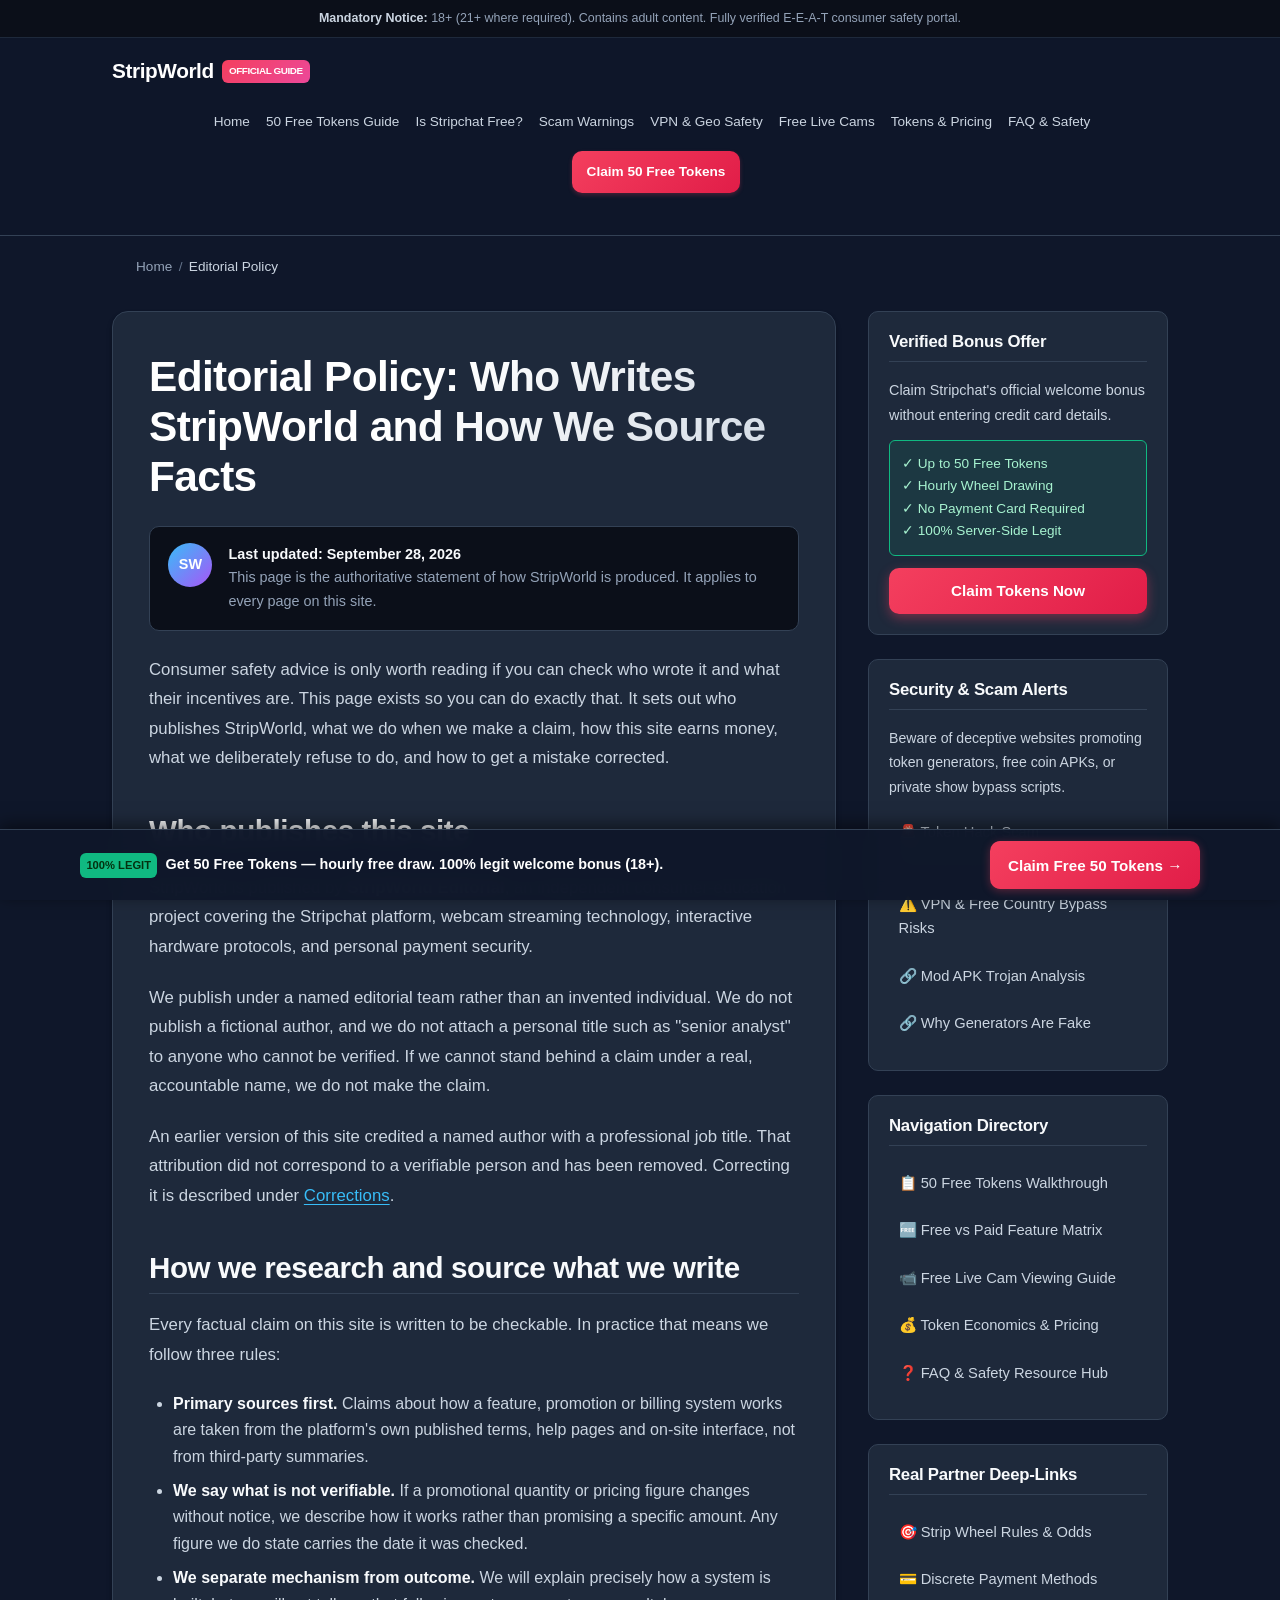
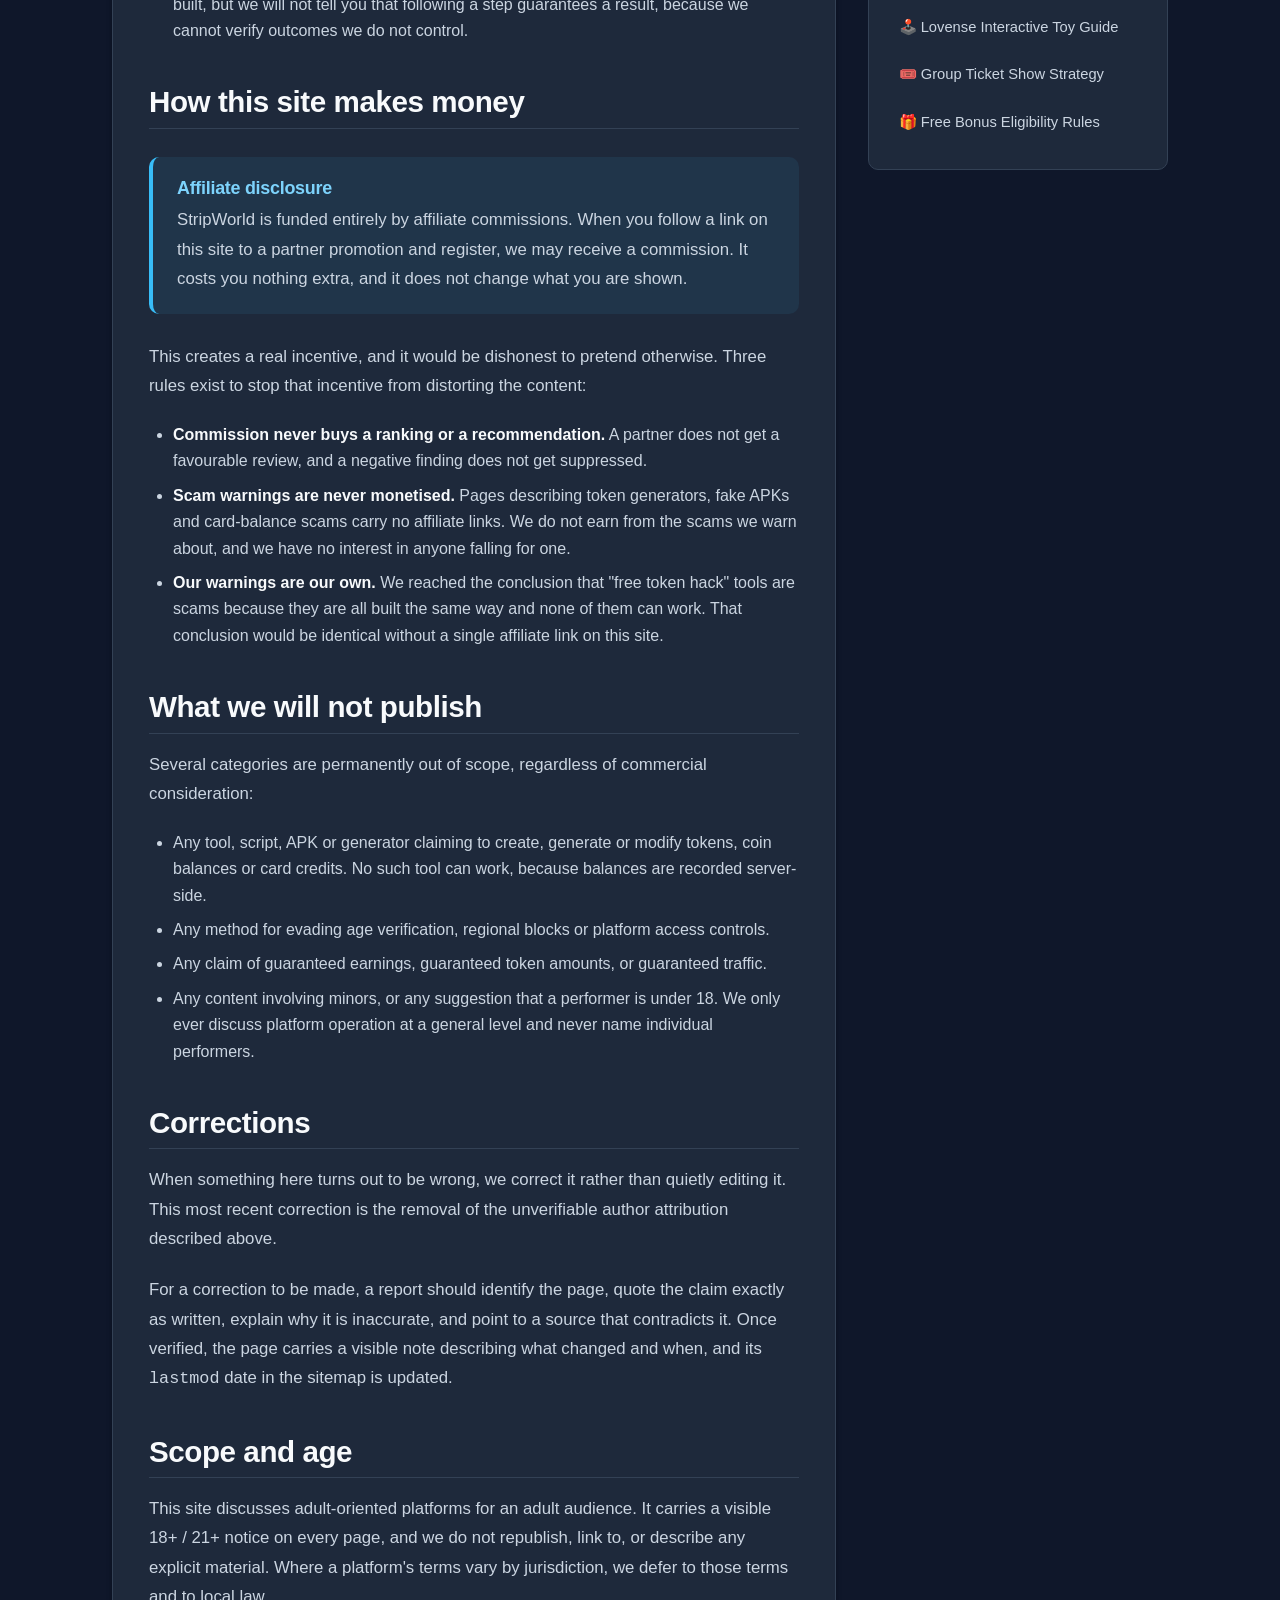
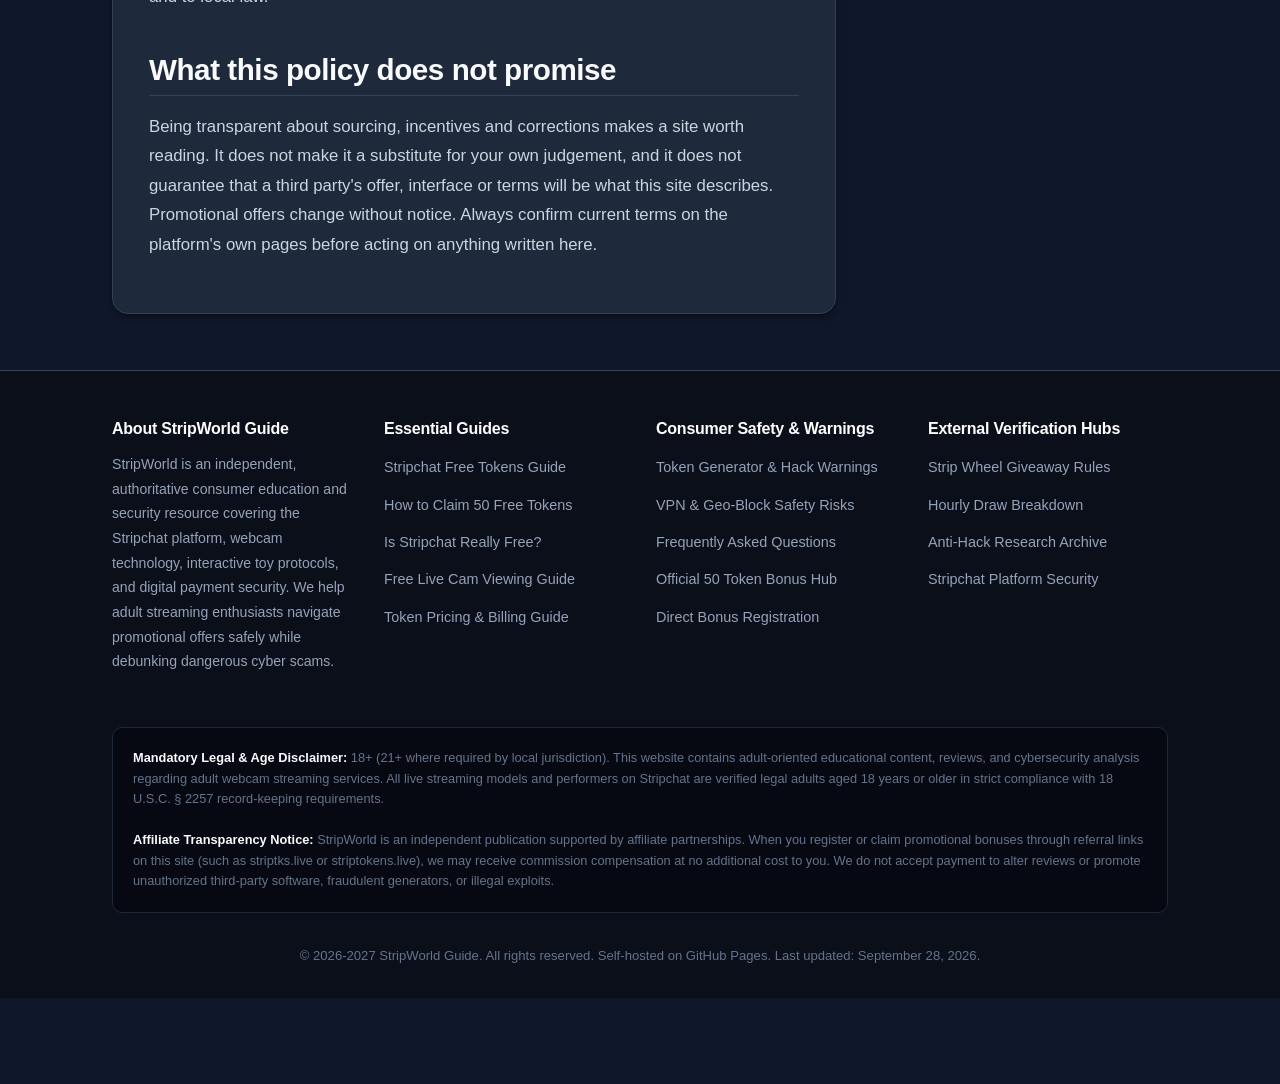
<file: editorial-policy/index.html>
<!DOCTYPE html>
<html lang="en" class="no-js">
<head>
  <meta charset="UTF-8">
  <meta name="viewport" content="width=device-width, initial-scale=1.0">
  <title>Editorial Policy: Who Writes StripWorld & How We Source Facts</title>
  <meta name="description" content="Read how StripWorld researches and sources every claim, how we make money through affiliate links, and how to report an error or request a correction.">
  <link rel="canonical" href="https://maryamkrol444.github.io/stripworld/editorial-policy/">
  <meta name="google-site-verification" content="CiNkosDTltt2GMWZ36A2a65HWSYk9sTJKm7ByJ5Y2V4" />
  <meta name="robots" content="index, follow, max-image-preview:large, max-snippet:-1, max-video-preview:-1">
  
  <!-- Open Graph / Facebook -->
  <meta property="og:type" content="article">
  <meta property="og:url" content="https://maryamkrol444.github.io/stripworld/editorial-policy/">
  <meta property="og:title" content="Editorial Policy: Who Writes StripWorld & How We Source Facts">
  <meta property="og:description" content="Read how StripWorld researches and sources every claim, how we make money through affiliate links, and how to report an error or request a correction.">
  <meta property="og:image" content="https://i.imgur.com/FsIYisF.png">
  
  <!-- Twitter Card -->
  <meta name="twitter:card" content="summary_large_image">
  <meta name="twitter:url" content="https://maryamkrol444.github.io/stripworld/editorial-policy/">
  <meta name="twitter:title" content="Editorial Policy: Who Writes StripWorld & How We Source Facts">
  <meta name="twitter:description" content="Read how StripWorld researches and sources every claim, how we make money through affiliate links, and how to report an error or request a correction.">
  <meta name="twitter:image" content="https://i.imgur.com/FsIYisF.png">
  
  <link rel="icon" href="../favicon.svg" type="image/svg+xml">
  <link rel="preconnect" href="https://i.imgur.com" crossorigin>
  <link rel="stylesheet" href="../style.css">
  
  <script type="application/ld+json">
{
  "@context": "https://schema.org",
  "@graph": [
    {
      "@type": "WebSite",
      "@id": "https://maryamkrol444.github.io/stripworld/#website",
      "url": "https://maryamkrol444.github.io/stripworld/",
      "name": "StripWorld - Stripchat Free Tokens & Safety Guide",
      "description": "Independent consumer education and security research covering the Stripchat platform, promotional mechanics, and scam prevention.",
      "inLanguage": "en-US",
      "publisher": {
        "@id": "https://maryamkrol444.github.io/stripworld/#organization"
      }
    },
    {
      "@type": "WebPage",
      "@id": "https://maryamkrol444.github.io/stripworld/editorial-policy/#webpage",
      "url": "https://maryamkrol444.github.io/stripworld/editorial-policy/",
      "name": "Editorial Policy: Who Writes StripWorld & How We Source Facts",
      "description": "How StripWorld researches and sources every claim, how it makes money through affiliate links, and how to report an error or request a correction.",
      "isPartOf": {
        "@id": "https://maryamkrol444.github.io/stripworld/#website"
      },
      "breadcrumb": {
        "@id": "https://maryamkrol444.github.io/stripworld/editorial-policy/#breadcrumb"
      },
      "inLanguage": "en-US",
      "dateModified": "2026-09-28"
    },
    {
      "@type": "Organization",
      "@id": "https://maryamkrol444.github.io/stripworld/#organization",
      "name": "StripWorld Editorial",
      "url": "https://maryamkrol444.github.io/stripworld/",
      "logo": {
        "@type": "ImageObject",
        "url": "https://i.imgur.com/FsIYisF.png"
      },
      "publishingPrinciples": "https://maryamkrol444.github.io/stripworld/editorial-policy/"
    },
    {
      "@type": "BreadcrumbList",
      "@id": "https://maryamkrol444.github.io/stripworld/editorial-policy/#breadcrumb",
      "itemListElement": [
        {
          "@type": "ListItem",
          "position": 1,
          "name": "Home",
          "item": "https://maryamkrol444.github.io/stripworld/"
        },
        {
          "@type": "ListItem",
          "position": 2,
          "name": "Editorial Policy",
          "item": "https://maryamkrol444.github.io/stripworld/editorial-policy/"
        }
      ]
    }
  ]
}
</script>

</head>
<body>
  
  <div class="age-banner">
    <strong>Mandatory Notice:</strong> 18+ (21+ where required). Contains adult content. Fully verified E-E-A-T consumer safety portal.
  </div>
  
  <header class="site-header">
    <div class="container nav-container">
      <a href="../" class="brand-logo">
        <span>StripWorld</span>
        <span class="brand-badge">Official Guide</span>
      </a>
      
      <button class="mobile-nav-toggle" type="button" aria-expanded="false" aria-controls="primary-nav" aria-label="Open main menu">
        ☰
      </button>
      
      <nav id="primary-nav">
        <ul class="nav-menu">
          <li><a href="../">Home</a></li>
<li><a href="../how-to-get-50-free-tokens/">50 Free Tokens Guide</a></li>
<li><a href="../is-stripchat-free/">Is Stripchat Free?</a></li>
<li><a href="../free-token-scams-and-hacks-warning/">Scam Warnings</a></li>
<li><a href="../vpn-geo-blocks-warning/">VPN & Geo Safety</a></li>
<li><a href="../free-live-cam-content/">Free Live Cams</a></li>
<li><a href="../tokens-explained/">Tokens & Pricing</a></li>
<li><a href="../faq/">FAQ & Safety</a></li>

          <li><a href="https://striptks.live" class="nav-cta-btn" rel="follow" target="_blank">Claim 50 Free Tokens</a></li>
        </ul>
      </nav>
    </div>
  </header>

  
  <div class="container">
    <nav class="breadcrumb-nav" aria-label="Breadcrumb">
      <ol class="breadcrumb-list">
        <li><a href="../">Home</a></li>
        <li><span>Editorial Policy</span></li>
      </ol>
    </nav>
    
    <div class="content-wrapper">
      <main class="main-content">
        <article>
        <h1>Editorial Policy: Who Writes StripWorld and How We Source Facts</h1>

        <div class="author-meta-box">
          <div class="author-avatar">SW</div>
          <div class="author-info-text">
            <strong>Last updated: September 28, 2026</strong><br>
            <span>This page is the authoritative statement of how StripWorld is produced.
            It applies to every page on this site.</span>
          </div>
        </div>

        <p>
          Consumer safety advice is only worth reading if you can check who wrote it and
          what their incentives are. This page exists so you can do exactly that. It sets out
          who publishes StripWorld, what we do when we make a claim, how this site earns
          money, what we deliberately refuse to do, and how to get a mistake corrected.
        </p>

        <h2>Who publishes this site</h2>
        <p>
          StripWorld is published by <strong>StripWorld Editorial</strong>, an independent
          consumer-education project covering the Stripchat platform, webcam streaming
          technology, interactive hardware protocols, and personal payment security.
        </p>
        <p>
          We publish under a named editorial team rather than an invented individual. We do
          not publish a fictional author, and we do not attach a personal title such as
          "senior analyst" to anyone who cannot be verified. If we cannot stand behind a claim
          under a real, accountable name, we do not make the claim.
        </p>
        <p>
          An earlier version of this site credited a named author with a professional
          job title. That attribution did not correspond to a verifiable person and has been
          removed. Correcting it is described under <a href="#corrections">Corrections</a>.
        </p>

        <h2>How we research and source what we write</h2>
        <p>
          Every factual claim on this site is written to be checkable. In practice that means
          we follow three rules:
        </p>
        <ul>
          <li>
            <strong>Primary sources first.</strong> Claims about how a feature, promotion or
            billing system works are taken from the platform's own published terms, help
            pages and on-site interface, not from third-party summaries.
          </li>
          <li>
            <strong>We say what is not verifiable.</strong> If a promotional quantity or
            pricing figure changes without notice, we describe how it works rather than
            promising a specific amount. Any figure we do state carries the date it was
            checked.
          </li>
          <li>
            <strong>We separate mechanism from outcome.</strong> We will explain precisely how
            a system is built, but we will not tell you that following a step guarantees a
            result, because we cannot verify outcomes we do not control.
          </li>
        </ul>

        <h2>How this site makes money</h2>
        <div class="alert-box alert-info">
          <h4>Affiliate disclosure</h4>
          <p>
            StripWorld is funded entirely by affiliate commissions. When you follow a link on
            this site to a partner promotion and register, we may receive a commission. It
            costs you nothing extra, and it does not change what you are shown.
          </p>
        </div>
        <p>
          This creates a real incentive, and it would be dishonest to pretend otherwise. Three
          rules exist to stop that incentive from distorting the content:
        </p>
        <ul>
          <li>
            <strong>Commission never buys a ranking or a recommendation.</strong> A partner
            does not get a favourable review, and a negative finding does not get suppressed.
          </li>
          <li>
            <strong>Scam warnings are never monetised.</strong> Pages describing token
            generators, fake APKs and card-balance scams carry no affiliate links. We do not
            earn from the scams we warn about, and we have no interest in anyone falling for one.
          </li>
          <li>
            <strong>Our warnings are our own.</strong> We reached the conclusion that "free
            token hack" tools are scams because they are all built the same way and none of
            them can work. That conclusion would be identical without a single affiliate link
            on this site.
          </li>
        </ul>

        <h2>What we will not publish</h2>
        <p>
          Several categories are permanently out of scope, regardless of commercial
          consideration:
        </p>
        <ul>
          <li>
            Any tool, script, APK or generator claiming to create, generate or modify tokens,
            coin balances or card credits. No such tool can work, because balances are recorded
            server-side.
          </li>
          <li>
            Any method for evading age verification, regional blocks or platform access
            controls.
          </li>
          <li>
            Any claim of guaranteed earnings, guaranteed token amounts, or guaranteed traffic.
          </li>
          <li>
            Any content involving minors, or any suggestion that a performer is under 18. We
            only ever discuss platform operation at a general level and never name individual
            performers.
          </li>
        </ul>

        <h2 id="corrections">Corrections</h2>
        <p>
          When something here turns out to be wrong, we correct it rather than quietly editing
          it. This most recent correction is the removal of the unverifiable author
          attribution described above.
        </p>
        <p>
          For a correction to be made, a report should identify the page, quote the claim
          exactly as written, explain why it is inaccurate, and point to a source that
          contradicts it. Once verified, the page carries a visible note describing what
          changed and when, and its <code>lastmod</code> date in the sitemap is updated.
        </p>

        <h2>Scope and age</h2>
        <p>
          This site discusses adult-oriented platforms for an adult audience. It carries a
          visible 18+ / 21+ notice on every page, and we do not republish, link to, or
          describe any explicit material. Where a platform's terms vary by jurisdiction, we
          defer to those terms and to local law.
        </p>

        <h2>What this policy does not promise</h2>
        <p>
          Being transparent about sourcing, incentives and corrections makes a site worth
          reading. It does not make it a substitute for your own judgement, and it does not
          guarantee that a third party's offer, interface or terms will be what this site
          describes. Promotional offers change without notice. Always confirm current terms on
          the platform's own pages before acting on anything written here.
        </p>
</article>
      </main>
      
      
      <aside class="sidebar">
        <div class="sidebar-widget">
          <h3>Verified Bonus Offer</h3>
          <p style="font-size: 0.9rem; margin-bottom: 0.75rem;">
            Claim Stripchat's official welcome bonus without entering credit card details.
          </p>
          <div style="background: rgba(16, 185, 129, 0.1); border: 1px solid #10b981; border-radius: 6px; padding: 0.75rem; margin-bottom: 0.75rem; font-size: 0.85rem; color: #a7f3d0;">
            ✓ Up to 50 Free Tokens<br>
            ✓ Hourly Wheel Drawing<br>
            ✓ No Payment Card Required<br>
            ✓ 100% Server-Side Legit
          </div>
          <a href="https://striptokens.live" class="cta-btn-large" style="display: block; text-align: center; font-size: 0.95rem; padding: 0.65rem 1rem;" rel="follow" target="_blank">Claim Tokens Now</a>
        </div>
        
        <div class="sidebar-widget">
          <h3>Security & Scam Alerts</h3>
          <p style="font-size: 0.88rem; color: #cbd5e1; margin-bottom: 0.75rem;">
            Beware of deceptive websites promoting token generators, free coin APKs, or private show bypass scripts.
          </p>
          <ul class="sidebar-links">
            <li><a href="../free-token-scams-and-hacks-warning/">🚨 Token Hack Scam Deconstruction</a></li>
            <li><a href="../vpn-geo-blocks-warning/">⚠️ VPN & Free Country Bypass Risks</a></li>
            <li><a href="https://striptokens.live/blog/stripchat-mod-apk-danger/" rel="follow" target="_blank">🔗 Mod APK Trojan Analysis</a></li>
            <li><a href="https://stripfreetokens.com/stripchat-token-generator/" rel="follow" target="_blank">🔗 Why Generators Are Fake</a></li>
          </ul>
        </div>
        
        <div class="sidebar-widget">
          <h3>Navigation Directory</h3>
          <ul class="sidebar-links">
            <li><a href="../how-to-get-50-free-tokens/">📋 50 Free Tokens Walkthrough</a></li>
            <li><a href="../is-stripchat-free/">🆓 Free vs Paid Feature Matrix</a></li>
            <li><a href="../free-live-cam-content/">📹 Free Live Cam Viewing Guide</a></li>
            <li><a href="../tokens-explained/">💰 Token Economics & Pricing</a></li>
            <li><a href="../faq/">❓ FAQ & Safety Resource Hub</a></li>
          </ul>
        </div>
        
        <div class="sidebar-widget">
          <h3>Real Partner Deep-Links</h3>
          <ul class="sidebar-links">
            <li><a href="https://striptokens.live/strip-wheel-giveaway/" rel="follow" target="_blank">🎯 Strip Wheel Rules & Odds</a></li>
            <li><a href="https://striptks.live/blog/stripchat-payment-methods/" rel="follow" target="_blank">💳 Discrete Payment Methods</a></li>
            <li><a href="https://striptks.live/blog/stripchat-lovense-interactive-toys/" rel="follow" target="_blank">🕹️ Lovense Interactive Toy Guide</a></li>
            <li><a href="https://striptokens.live/blog/stripchat-ticket-show-guide/" rel="follow" target="_blank">🎟️ Group Ticket Show Strategy</a></li>
            <li><a href="https://stripfreetokens.com/free-tokens/" rel="follow" target="_blank">🎁 Free Bonus Eligibility Rules</a></li>
          </ul>
        </div>
      </aside>

    </div>
  </div>
  
  
  <footer class="site-footer">
    <div class="container">
      <div class="footer-grid">
        <div class="footer-col">
          <h4>About StripWorld Guide</h4>
          <p style="font-size: 0.88rem; color: #94a3b8;">
            StripWorld is an independent, authoritative consumer education and security resource covering the Stripchat platform, webcam technology, interactive toy protocols, and digital payment security. We help adult streaming enthusiasts navigate promotional offers safely while debunking dangerous cyber scams.
          </p>
        </div>
        
        <div class="footer-col">
          <h4>Essential Guides</h4>
          <ul class="footer-links">
            <li><a href="../">Stripchat Free Tokens Guide</a></li>
            <li><a href="../how-to-get-50-free-tokens/">How to Claim 50 Free Tokens</a></li>
            <li><a href="../is-stripchat-free/">Is Stripchat Really Free?</a></li>
            <li><a href="../free-live-cam-content/">Free Live Cam Viewing Guide</a></li>
            <li><a href="../tokens-explained/">Token Pricing & Billing Guide</a></li>
          </ul>
        </div>
        
        <div class="footer-col">
          <h4>Consumer Safety & Warnings</h4>
          <ul class="footer-links">
            <li><a href="../free-token-scams-and-hacks-warning/">Token Generator & Hack Warnings</a></li>
            <li><a href="../vpn-geo-blocks-warning/">VPN & Geo-Block Safety Risks</a></li>
            <li><a href="../faq/">Frequently Asked Questions</a></li>
            <li><a href="https://striptokens.live" rel="follow" target="_blank">Official 50 Token Bonus Hub</a></li>
            <li><a href="https://striptks.live" rel="follow" target="_blank">Direct Bonus Registration</a></li>
          </ul>
        </div>
        
        <div class="footer-col">
          <h4>External Verification Hubs</h4>
          <ul class="footer-links">
            <li><a href="https://striptokens.live/strip-wheel-giveaway/" rel="follow" target="_blank">Strip Wheel Giveaway Rules</a></li>
            <li><a href="https://striptks.live/blog/how-stripchat-hourly-giveaway-works/" rel="follow" target="_blank">Hourly Draw Breakdown</a></li>
            <li><a href="https://stripfreetokens.com/stripchat-hack/" rel="follow" target="_blank">Anti-Hack Research Archive</a></li>
            <li><a href="https://striptks.live/blog/is-stripchat-safe/" rel="follow" target="_blank">Stripchat Platform Security</a></li>
          </ul>
        </div>
      </div>
      
      <div class="footer-disclaimer-box">
        <strong>Mandatory Legal & Age Disclaimer:</strong> 18+ (21+ where required by local jurisdiction). This website contains adult-oriented educational content, reviews, and cybersecurity analysis regarding adult webcam streaming services. All live streaming models and performers on Stripchat are verified legal adults aged 18 years or older in strict compliance with 18 U.S.C. § 2257 record-keeping requirements.
        <br><br>
        <strong>Affiliate Transparency Notice:</strong> StripWorld is an independent publication supported by affiliate partnerships. When you register or claim promotional bonuses through referral links on this site (such as striptks.live or striptokens.live), we may receive commission compensation at no additional cost to you. We do not accept payment to alter reviews or promote unauthorized third-party software, fraudulent generators, or illegal exploits.
      </div>
      
      <div class="footer-copyright">
        © 2026-2027 StripWorld Guide. All rights reserved. Self-hosted on GitHub Pages. Last updated: September 28, 2026.
      </div>
    </div>
  </footer>
  
  <div class="sticky-bar" id="stickyPromoBar">
    <div class="sticky-bar-content">
      <div class="sticky-bar-text">
        <span class="sticky-badge">100% Legit</span>
        <span>Get 50 Free Tokens — hourly free draw. 100% legit welcome bonus (18+).</span>
      </div>
      <a href="https://striptks.live" class="sticky-btn" rel="follow" target="_blank">Claim Free 50 Tokens →</a>
    </div>
  </div>

  <script src="../site.js" defer></script>
</body>
</html>
</file>
<file: style.css>
/* ==========================================================================
   StripWorld — Mobile-First Responsive Stylesheet
   Fixes the 720px grid blowout that pushed all text off mobile screens.
   Strategy: fix root causes (no horizontal clipping anywhere), then verify.
   ========================================================================== */

/* --------------------------------------------------------------------------
   1. Design tokens
   -------------------------------------------------------------------------- */
:root {
  --bg-primary: #0f172a;
  --bg-secondary: #1e293b;
  --bg-tertiary: #334155;
  --bg-card: #1e293b;
  --bg-card-hover: #24344d;
  --bg-deep: #0b0f19;
  --border-color: #334155;
  --border-strong: #475569;

  --text-primary: #f8fafc;
  --text-secondary: #cbd5e1;
  --text-muted: #94a3b8;
  --text-faint: #64748b;

  --accent-primary: #f43f5e;
  --accent-primary-hover: #e11d48;
  --accent-secondary: #38bdf8;
  --accent-amber: #f59e0b;
  --accent-emerald: #10b981;
  --accent-purple: #a855f7;

  --font-sans: -apple-system, BlinkMacSystemFont, "Segoe UI", Roboto, Oxygen,
    Ubuntu, Cantarell, "Helvetica Neue", Arial, sans-serif;

  /* Fluid spacing: shrinks on small screens, grows on large ones */
  --container-width: 1120px;
  --gutter: clamp(1rem, 3.5vw, 2rem);
  --radius-sm: 6px;
  --radius-md: 10px;
  --radius-lg: 16px;
  --shadow-sm: 0 1px 2px 0 rgba(0, 0, 0, 0.25);
  --shadow-md: 0 4px 6px -1px rgba(0, 0, 0, 0.3), 0 2px 4px -2px rgba(0, 0, 0, 0.3);
  --shadow-lg: 0 10px 15px -3px rgba(0, 0, 0, 0.4), 0 4px 6px -4px rgba(0, 0, 0, 0.4);

  /* Height of the fixed promo bar, kept in sync by site.js */
  --sticky-bar-h: 68px;
}

/* --------------------------------------------------------------------------
   2. Reset & base
   -------------------------------------------------------------------------- */
*, *::before, *::after {
  box-sizing: border-box;
  margin: 0;
  padding: 0;
}

html {
  /* 100% (not a fixed 16px) so the user's own font-size preference is honoured */
  font-size: 100%;
  line-height: 1.65;
  color: var(--text-primary);
  background-color: var(--bg-primary);
  font-family: var(--font-sans);
  -webkit-text-size-adjust: 100%;
  text-size-adjust: 100%;
  scroll-behavior: smooth;
  /* Anchors must not hide under the sticky header */
  scroll-padding-top: 5rem;
}

@media (prefers-reduced-motion: reduce) {
  html { scroll-behavior: auto; }
  *, *::before, *::after {
    animation-duration: 0.01ms !important;
    transition-duration: 0.01ms !important;
  }
}

body {
  min-height: 100vh;
  display: flex;
  flex-direction: column;
  /* NOTE: overflow-x is deliberately NOT hidden. Clipping was masking the
     overflow bug and cutting text off-screen instead of fixing it. */
  padding-bottom: calc(var(--sticky-bar-h) + 1rem);
  overflow-wrap: break-word;
}

img, svg, video, iframe {
  max-width: 100%;
}

img {
  height: auto;
  display: block;
  border-radius: var(--radius-md);
}

a {
  color: var(--accent-secondary);
  text-decoration: underline;
  text-underline-offset: 3px;
  transition: color 0.15s ease, text-decoration-color 0.15s ease;
}

a:hover { color: #7dd3fc; text-decoration-color: #7dd3fc; }

:focus-visible {
  outline: 3px solid var(--accent-secondary);
  outline-offset: 2px;
  border-radius: 3px;
}

/* --------------------------------------------------------------------------
   3. Typography — fluid sizes, safe on long/foreign strings
   -------------------------------------------------------------------------- */
p {
  margin-bottom: 1.35rem;
  color: var(--text-secondary);
  font-size: clamp(1rem, 0.97rem + 0.18vw, 1.05rem);
  line-height: 1.75;
}

strong { color: var(--text-primary); font-weight: 600; }

h1, h2, h3, h4, h5, h6 {
  color: var(--text-primary);
  line-height: 1.25;
  margin-top: 2rem;
  margin-bottom: 1rem;
  font-weight: 700;
  letter-spacing: -0.015em;
  /* Long tokens such as "stripchat free 50 tokens signing up" must never
     push the layout wider than the screen. */
  overflow-wrap: anywhere;
}

h1 {
  font-size: clamp(1.7rem, 1.2rem + 2.4vw, 2.65rem);
  line-height: 1.18;
  margin-top: 0.5rem;
  margin-bottom: 1.25rem;
}

/* Only use the gradient headline where background-clip:text is supported,
   otherwise the transparent fill makes the H1 invisible. */
@supports ((-webkit-background-clip: text) or (background-clip: text)) {
  h1 {
    background: linear-gradient(135deg, #ffffff 40%, #cbd5e1 100%);
    -webkit-background-clip: text;
    background-clip: text;
    -webkit-text-fill-color: transparent;
  }
}

h2 {
  font-size: clamp(1.35rem, 1.15rem + 1vw, 1.85rem);
  padding-bottom: 0.4rem;
  border-bottom: 1px solid var(--border-color);
  margin-top: 2.5rem;
}

h3 { font-size: clamp(1.12rem, 1.05rem + 0.4vw, 1.4rem); margin-top: 1.75rem; }
h4 { font-size: 1.12rem; color: #e2e8f0; }

ul, ol {
  margin-bottom: 1.4rem;
  padding-left: 1.5rem;
  color: var(--text-secondary);
}

li { margin-bottom: 0.5rem; line-height: 1.65; overflow-wrap: anywhere; }

code, pre { font-family: ui-monospace, SFMono-Regular, Menlo, Consolas, monospace; }

/* --------------------------------------------------------------------------
   4. Layout
   -------------------------------------------------------------------------- */
.container {
  width: 100%;
  max-width: var(--container-width);
  margin-inline: auto;
  padding-inline: var(--gutter);
}

/* THE ROOT CAUSE OF THE MOBILE BUG:
   `1fr` is really `minmax(auto, 1fr)`. The "auto" minimum is the item's
   min-content size, and the 720px-wide <img> made that 720px — so the whole
   column stayed 720px wide on a 320px phone. `minmax(0, 1fr)` removes the
   content-based floor and lets `max-width:100%` actually do its job. */
.content-wrapper {
  display: grid;
  grid-template-columns: minmax(0, 1fr);
  gap: 2rem;
  margin-top: 1.5rem;
  margin-bottom: 3.5rem;
}

@media (min-width: 960px) {
  .content-wrapper {
    grid-template-columns: minmax(0, 1fr) 300px;
    align-items: start;
  }
}

.main-content {
  min-width: 0; /* grid items default to min-width:auto — must be reset */
  background-color: var(--bg-card);
  border: 1px solid var(--border-color);
  border-radius: var(--radius-lg);
  padding: 1.5rem 1.15rem;
  box-shadow: var(--shadow-md);
}

@media (min-width: 560px) {
  .main-content { padding: 1.75rem 1.6rem; }
}

@media (min-width: 1024px) {
  .main-content { padding: 2rem 2.25rem; }
}

.main-content > *:first-child { margin-top: 0; }

/* --------------------------------------------------------------------------
   5. Header & navigation
   -------------------------------------------------------------------------- */
.age-banner {
  background-color: #0b0f19;
  border-bottom: 1px solid #1e293b;
  font-size: 0.78rem;
  color: var(--text-muted);
  padding: 0.5rem var(--gutter);
  text-align: center;
  text-wrap: balance;
}

.age-banner strong { color: var(--text-secondary); }

.site-header {
  background-color: rgba(15, 23, 42, 0.95);
  backdrop-filter: blur(8px);
  border-bottom: 1px solid var(--border-color);
  position: sticky;
  top: 0;
  z-index: 100;
}

.nav-container {
  display: flex;
  align-items: center;
  flex-wrap: wrap;
  gap: 0.5rem 1rem;
  padding-block: 0.75rem;
}

.nav-container > nav { margin-left: auto; min-width: 0; }
.brand-logo {
  display: flex;
  align-items: center;
  gap: 0.5rem;
  text-decoration: none;
  font-size: clamp(1.1rem, 1rem + 0.6vw, 1.3rem);
  font-weight: 800;
  color: #ffffff;
  letter-spacing: -0.02em;
  min-height: 44px; /* comfortable tap target */
}

.brand-badge {
  background: linear-gradient(135deg, var(--accent-primary), #ec4899);
  color: #ffffff;
  font-size: 0.62rem;
  font-weight: 700;
  padding: 0.2rem 0.45rem;
  border-radius: var(--radius-sm);
  text-transform: uppercase;
  white-space: nowrap;
}

.mobile-nav-toggle {
  display: none;
  margin-left: auto;
  background: none;
  border: 1px solid var(--border-color);
  color: var(--text-primary);
  font-size: 1.15rem;
  line-height: 1;
  width: 44px;
  height: 44px;
  align-items: center;
  justify-content: center;
  border-radius: var(--radius-sm);
  cursor: pointer;
  flex-shrink: 0;
}

.nav-menu {
  display: flex;
  align-items: center;
  gap: 0.25rem;
  list-style: none;
}

.nav-menu a {
  display: block;
  color: var(--text-secondary);
  font-size: 0.9rem;
  font-weight: 500;
  text-decoration: none;
  padding: 0.6rem 0.55rem;
  border-radius: var(--radius-sm);
  transition: background-color 0.15s ease, color 0.15s ease;
  white-space: nowrap;
}

.nav-menu a:hover,
.nav-menu a.active {
  color: #ffffff;
  background-color: var(--bg-tertiary);
}

.nav-cta-btn {
  background: linear-gradient(135deg, var(--accent-primary), #e11d48);
  color: #ffffff !important;
  font-weight: 600 !important;
  padding: 0.6rem 0.9rem !important;
  border-radius: var(--radius-md) !important;
  box-shadow: 0 2px 4px rgba(244, 63, 94, 0.25);
  white-space: nowrap;
}

.nav-cta-btn:hover { background: linear-gradient(135deg, #fb7185, #f43f5e) !important; }

/* Mobile nav: a collapsible panel in normal flow (not absolutely positioned),
   so it can never overlap or escape the header. */
@media (max-width: 1000px) {
  .mobile-nav-toggle { display: flex; }

  .nav-container > nav {
    order: 3;
    flex-basis: 100%;
    margin-left: 0;
  }

  .nav-menu {
    display: none;
    flex-direction: column;
    align-items: stretch;
    gap: 2px;
    padding: 0.5rem;
    background-color: #0b1120;
    border: 1px solid var(--border-color);
    border-radius: var(--radius-md);
    /* Keep very tall menus usable on short screens */
    max-height: calc(100vh - 9rem);
    overflow-y: auto;
    -webkit-overflow-scrolling: touch;
  }

  .nav-menu.is-open { display: flex; }

  .nav-menu a {
    padding: 0.8rem 0.75rem;
    font-size: 1rem;
    white-space: normal;
    border-radius: var(--radius-sm);
  }

  .nav-cta-btn { text-align: center; margin-top: 4px; }
}

/* Desktop nav. The full menu is ~1160px wide, which is wider than the
   1120px container, so it always gets its own centred row below the logo
   instead of colliding with it or wrapping mid-word. */
@media (min-width: 1001px) {
  .nav-container > nav {
    order: 3;
    flex-basis: 100%;
    margin-left: 0;
  }

  .nav-menu {
    justify-content: center;
    flex-wrap: wrap;
    row-gap: 0.2rem;
    gap: 0;
  }

  .nav-menu a { font-size: 0.85rem; padding-inline: 0.5rem; }
  .nav-cta-btn { margin-left: 0.5rem; }
}

/* If JavaScript is unavailable, show the menu rather than hiding navigation. */
.no-js .nav-menu { display: flex; }

/* --------------------------------------------------------------------------
   6. Breadcrumbs
   -------------------------------------------------------------------------- */
.breadcrumb-nav { margin: 1.25rem 0 0.5rem; font-size: 0.85rem; color: var(--text-muted); }

.breadcrumb-list {
  display: flex;
  flex-wrap: wrap;
  align-items: center;
  list-style: none;
  gap: 0.4rem;
  line-height: 1.6;
}

.breadcrumb-list li::after { content: "/"; margin-left: 0.4rem; color: var(--text-faint); }
.breadcrumb-list li:last-child::after { content: ""; }
.breadcrumb-list a { color: var(--text-muted); text-decoration: none; }
.breadcrumb-list a:hover { color: var(--accent-secondary); text-decoration: underline; }

/* --------------------------------------------------------------------------
   7. Sidebar
   -------------------------------------------------------------------------- */
.sidebar { display: flex; flex-direction: column; gap: 1.5rem; min-width: 0; }

.sidebar-widget {
  background-color: var(--bg-card);
  border: 1px solid var(--border-color);
  border-radius: var(--radius-md);
  padding: 1.25rem;
}

.sidebar-widget h3 {
  margin-top: 0;
  font-size: 1.05rem;
  padding-bottom: 0.5rem;
  border-bottom: 1px solid var(--border-color);
}

.sidebar-links { list-style: none; padding: 0; margin: 0.75rem 0 0; }
.sidebar-links li { margin-bottom: 0.35rem; }
.sidebar-links a {
  display: block;
  font-size: 0.92rem;
  color: var(--text-secondary);
  text-decoration: none;
  padding: 0.55rem 0.6rem;
  border-radius: var(--radius-sm);
  transition: background-color 0.15s ease, color 0.15s ease;
}

.sidebar-links a:hover { background-color: var(--bg-tertiary); color: var(--accent-secondary); }

/* --------------------------------------------------------------------------
   8. Hero, CTA and alert boxes
   -------------------------------------------------------------------------- */
.hero-box {
  background: linear-gradient(145deg, #1e293b 0%, #0f172a 100%);
  border: 1px solid #334155;
  border-left: 4px solid var(--accent-primary);
  border-radius: var(--radius-md);
  padding: 1.15rem;
  margin-bottom: 2rem;
}

@media (min-width: 560px) { .hero-box { padding: 1.5rem; } }

.hero-box-title { font-size: clamp(1.1rem, 1rem + 0.4vw, 1.25rem); font-weight: 700; color: #ffffff; margin: 0 0 0.5rem; }

.cta-box {
  background: linear-gradient(135deg, #1e293b 0%, #1e1b4b 100%);
  border: 1px solid #4338ca;
  border-radius: var(--radius-lg);
  padding: 1.5rem 1.15rem;
  margin: 2.25rem 0;
  text-align: center;
  box-shadow: 0 4px 14px rgba(67, 56, 202, 0.25);
}

@media (min-width: 560px) { .cta-box { padding: 1.75rem; } }

.cta-box h3 { margin-top: 0; color: #ffffff; font-size: clamp(1.2rem, 1.1rem + 0.5vw, 1.4rem); }
.cta-box p { color: #e0e7ff; max-width: 650px; margin: 0.5rem auto 1.25rem; }

.cta-btn-large {
  display: inline-block;
  background: linear-gradient(135deg, var(--accent-primary), #e11d48);
  color: #ffffff !important;
  font-size: clamp(1rem, 0.95rem + 0.3vw, 1.1rem);
  font-weight: 700;
  text-decoration: none !important;
  padding: 0.85rem 1.5rem;
  border-radius: var(--radius-md);
  box-shadow: 0 4px 12px rgba(244, 63, 94, 0.4);
  transition: transform 0.2s ease, background 0.2s ease, box-shadow 0.2s ease;
  max-width: 100%;
}

.cta-btn-large:hover {
  background: linear-gradient(135deg, #fb7185, #f43f5e);
  transform: translateY(-2px);
  box-shadow: 0 6px 16px rgba(244, 63, 94, 0.5);
}

.cta-subtext { font-size: 0.82rem; color: var(--text-muted); margin-top: 0.75rem; margin-bottom: 0; }

.alert-box {
  border-radius: var(--radius-md);
  padding: 1.1rem 1.15rem;
  margin: 1.75rem 0;
  border-left: 4px solid;
}

@media (min-width: 560px) { .alert-box { padding: 1.25rem 1.5rem; } }

.alert-warning { background-color: rgba(245, 158, 11, 0.08); border-color: var(--accent-amber); }
.alert-warning h4 { color: #fbbf24; }
.alert-danger { background-color: rgba(244, 63, 94, 0.08); border-color: var(--accent-primary); }
.alert-danger h4 { color: #fda4af; }
.alert-info { background-color: rgba(56, 189, 248, 0.08); border-color: var(--accent-secondary); }
.alert-info h4 { color: #7dd3fc; }

.alert-box h4 {
  margin-top: 0;
  margin-bottom: 0.4rem;
  display: flex;
  align-items: center;
  gap: 0.5rem;
  overflow-wrap: anywhere;
}

.alert-box p:last-child { margin-bottom: 0; }

/* --------------------------------------------------------------------------
   9. Steps grid
   minmax(min(260px,100%),1fr) — the min() keeps the track from forcing the
   page wider than a 320px viewport.
   -------------------------------------------------------------------------- */
.steps-grid {
  display: grid;
  grid-template-columns: repeat(auto-fit, minmax(min(260px, 100%), 1fr));
  gap: 1.25rem;
  margin: 1.75rem 0;
}

.step-card {
  min-width: 0;
  background-color: var(--bg-tertiary);
  border: 1px solid var(--border-strong);
  border-radius: var(--radius-md);
  padding: 1.25rem;
}

.step-number {
  display: inline-flex;
  align-items: center;
  justify-content: center;
  width: 2rem;
  height: 2rem;
  background-color: var(--accent-primary);
  color: #ffffff;
  font-weight: 700;
  border-radius: 50%;
  margin-bottom: 0.75rem;
}

.step-card h4 { margin-top: 0; margin-bottom: 0.5rem; color: #ffffff; }
.step-card p { font-size: 0.95rem; margin-bottom: 0; }

/* --------------------------------------------------------------------------
   10. Tables — horizontally scrollable instead of overflowing the page
   -------------------------------------------------------------------------- */
.table-responsive {
  width: 100%;
  max-width: 100%;
  overflow-x: auto;
  -webkit-overflow-scrolling: touch;
  overscroll-behavior-x: contain;
  margin: 1.75rem 0;
  border: 1px solid var(--border-color);
  border-radius: var(--radius-md);
}

table {
  width: 100%;
  min-width: 34rem; /* readable columns; the wrapper scrolls */
  border-collapse: collapse;
  text-align: left;
  font-size: 0.9rem;
}

@media (min-width: 768px) { table { min-width: 0; font-size: 0.95rem; } }

thead { background-color: #0b0f19; }

th, td {
  padding: 0.8rem 0.85rem;
  border-bottom: 1px solid var(--border-color);
  overflow-wrap: anywhere;
}

th {
  color: #ffffff;
  font-weight: 600;
  text-transform: uppercase;
  font-size: 0.75rem;
  letter-spacing: 0.05em;
}

tr:nth-child(even) { background-color: rgba(255, 255, 255, 0.02); }
tr:last-child td { border-bottom: none; }

/* --------------------------------------------------------------------------
   11. FAQ / author box
   -------------------------------------------------------------------------- */
.faq-section { margin-top: 3rem; padding-top: 1.5rem; border-top: 2px solid var(--border-color); }

.faq-item {
  background-color: var(--bg-primary);
  border: 1px solid var(--border-color);
  border-radius: var(--radius-md);
  margin-bottom: 1rem;
  padding: 1.15rem;
  transition: border-color 0.2s ease;
}

@media (min-width: 560px) { .faq-item { padding: 1.25rem 1.5rem; } }

.faq-item:hover { border-color: var(--border-strong); }

.faq-question {
  font-size: clamp(1.05rem, 1rem + 0.25vw, 1.15rem);
  font-weight: 700;
  color: #ffffff;
  margin-top: 0;
  margin-bottom: 0.65rem;
  display: flex;
  align-items: flex-start;
  gap: 0.6rem;
  min-width: 0;
  overflow-wrap: anywhere;
}

.faq-question::before { content: "Q."; color: var(--accent-primary); font-weight: 800; flex-shrink: 0; }
.faq-answer > :last-child { margin-bottom: 0; }

.author-meta-box {
  display: flex;
  align-items: flex-start;
  gap: 1rem;
  background-color: #0b0f19;
  border: 1px solid var(--border-color);
  border-radius: var(--radius-md);
  padding: 1rem 1.15rem;
  margin: 1.5rem 0;
  font-size: 0.9rem;
  min-width: 0;
}

.author-avatar {
  width: 44px;
  height: 44px;
  border-radius: 50%;
  background: linear-gradient(135deg, var(--accent-secondary), var(--accent-purple));
  display: flex;
  align-items: center;
  justify-content: center;
  font-weight: 700;
  color: #ffffff;
  flex-shrink: 0;
}

/* Flex children default to min-width:auto; without this the author text
   can force the row wider than the screen. */
.author-info-text { color: var(--text-muted); min-width: 0; overflow-wrap: anywhere; }
.author-info-text strong { color: var(--text-primary); }

/* --------------------------------------------------------------------------
   12. Media
   -------------------------------------------------------------------------- */
.video-container {
  position: relative;
  width: 100%;
  padding-bottom: 56.25%;
  height: 0;
  margin: 1.75rem 0;
  border-radius: var(--radius-md);
  overflow: hidden;
  box-shadow: var(--shadow-lg);
  background-color: #000;
}

.video-container iframe {
  position: absolute;
  inset: 0;
  width: 100%;
  height: 100%;
  border: 0;
}

.article-image-box { margin: 2rem 0; text-align: center; min-width: 0; }
.article-image-box img { margin-inline: auto; box-shadow: var(--shadow-md); border: 1px solid var(--border-color); }

.image-caption {
  font-size: 0.85rem;
  color: var(--text-muted);
  margin-top: 0.5rem;
  font-style: italic;
}

/* --------------------------------------------------------------------------
   13. Sticky promo bar
   -------------------------------------------------------------------------- */
.sticky-bar {
  position: fixed;
  bottom: 0;
  left: 0;
  right: 0;
  background-color: rgba(15, 23, 42, 0.97);
  backdrop-filter: blur(10px);
  border-top: 1px solid var(--border-color);
  padding: 0.7rem var(--gutter);
  z-index: 999;
  box-shadow: 0 -4px 16px rgba(0, 0, 0, 0.5);
}

.sticky-bar-content {
  max-width: var(--container-width);
  margin-inline: auto;
  display: flex;
  align-items: center;
  justify-content: space-between;
  gap: 0.75rem;
  flex-wrap: wrap;
}

.sticky-bar-text {
  font-size: 0.9rem;
  font-weight: 600;
  color: #ffffff;
  display: flex;
  align-items: center;
  gap: 0.5rem;
  min-width: 0;
  flex: 1 1 14rem;
}

.sticky-badge {
  background-color: var(--accent-emerald);
  color: #04310f;
  font-size: 0.7rem;
  font-weight: 800;
  padding: 0.2rem 0.4rem;
  border-radius: var(--radius-sm);
  text-transform: uppercase;
  white-space: nowrap;
  flex-shrink: 0;
}

.sticky-btn {
  background: linear-gradient(135deg, var(--accent-primary), #e11d48);
  color: #ffffff !important;
  font-weight: 700;
  text-decoration: none !important;
  padding: 0.7rem 1.1rem;
  border-radius: var(--radius-md);
  font-size: 0.95rem;
  box-shadow: 0 2px 8px rgba(244, 63, 94, 0.35);
  transition: transform 0.15s ease, background 0.15s ease;
  white-space: nowrap;
  flex-shrink: 0;
}

.sticky-btn:hover { background: linear-gradient(135deg, #fb7185, #f43f5e); transform: translateY(-1px); }

/* On phones, stack the bar so neither the text nor the button is clipped,
   and keep it as short as possible — it is fixed over the content. */
@media (max-width: 600px) {
  .sticky-bar { padding: 0.55rem var(--gutter); }
  .sticky-bar-content { justify-content: center; text-align: center; flex-direction: column; gap: 0.5rem; }
  .sticky-bar-text {
    flex: 0 1 auto;
    justify-content: center;
    font-size: 0.78rem;
    line-height: 1.35;
  }
  .sticky-badge { font-size: 0.65rem; padding: 0.15rem 0.35rem; }
  .sticky-btn { width: 100%; text-align: center; padding: 0.6rem 1rem; }
}

/* --------------------------------------------------------------------------
   14. Footer
   -------------------------------------------------------------------------- */
.site-footer {
  background-color: #0b0f19;
  border-top: 1px solid var(--border-color);
  padding: 3rem 0 2rem;
  margin-top: auto;
  font-size: 0.9rem;
  color: var(--text-muted);
}

.footer-grid {
  display: grid;
  grid-template-columns: repeat(auto-fit, minmax(min(220px, 100%), 1fr));
  gap: 2rem;
  margin-bottom: 2rem;
}

.footer-col { min-width: 0; }
.footer-col h4 { color: #ffffff; margin-top: 0; margin-bottom: 0.85rem; font-size: 1rem; }
.footer-links { list-style: none; padding: 0; margin: 0; }
.footer-links li { margin-bottom: 0.35rem; }
.footer-links a { color: var(--text-muted); text-decoration: none; display: inline-block; padding: 0.25rem 0; }
.footer-links a:hover { color: var(--accent-secondary); text-decoration: underline; }

.footer-disclaimer-box {
  background-color: #060911;
  border: 1px solid #1e293b;
  border-radius: var(--radius-md);
  padding: 1.25rem;
  margin-top: 1.5rem;
  font-size: 0.8rem;
  line-height: 1.6;
  color: var(--text-faint);
}

.footer-copyright { text-align: center; margin-top: 2rem; font-size: 0.82rem; color: var(--text-faint); }
</file>
